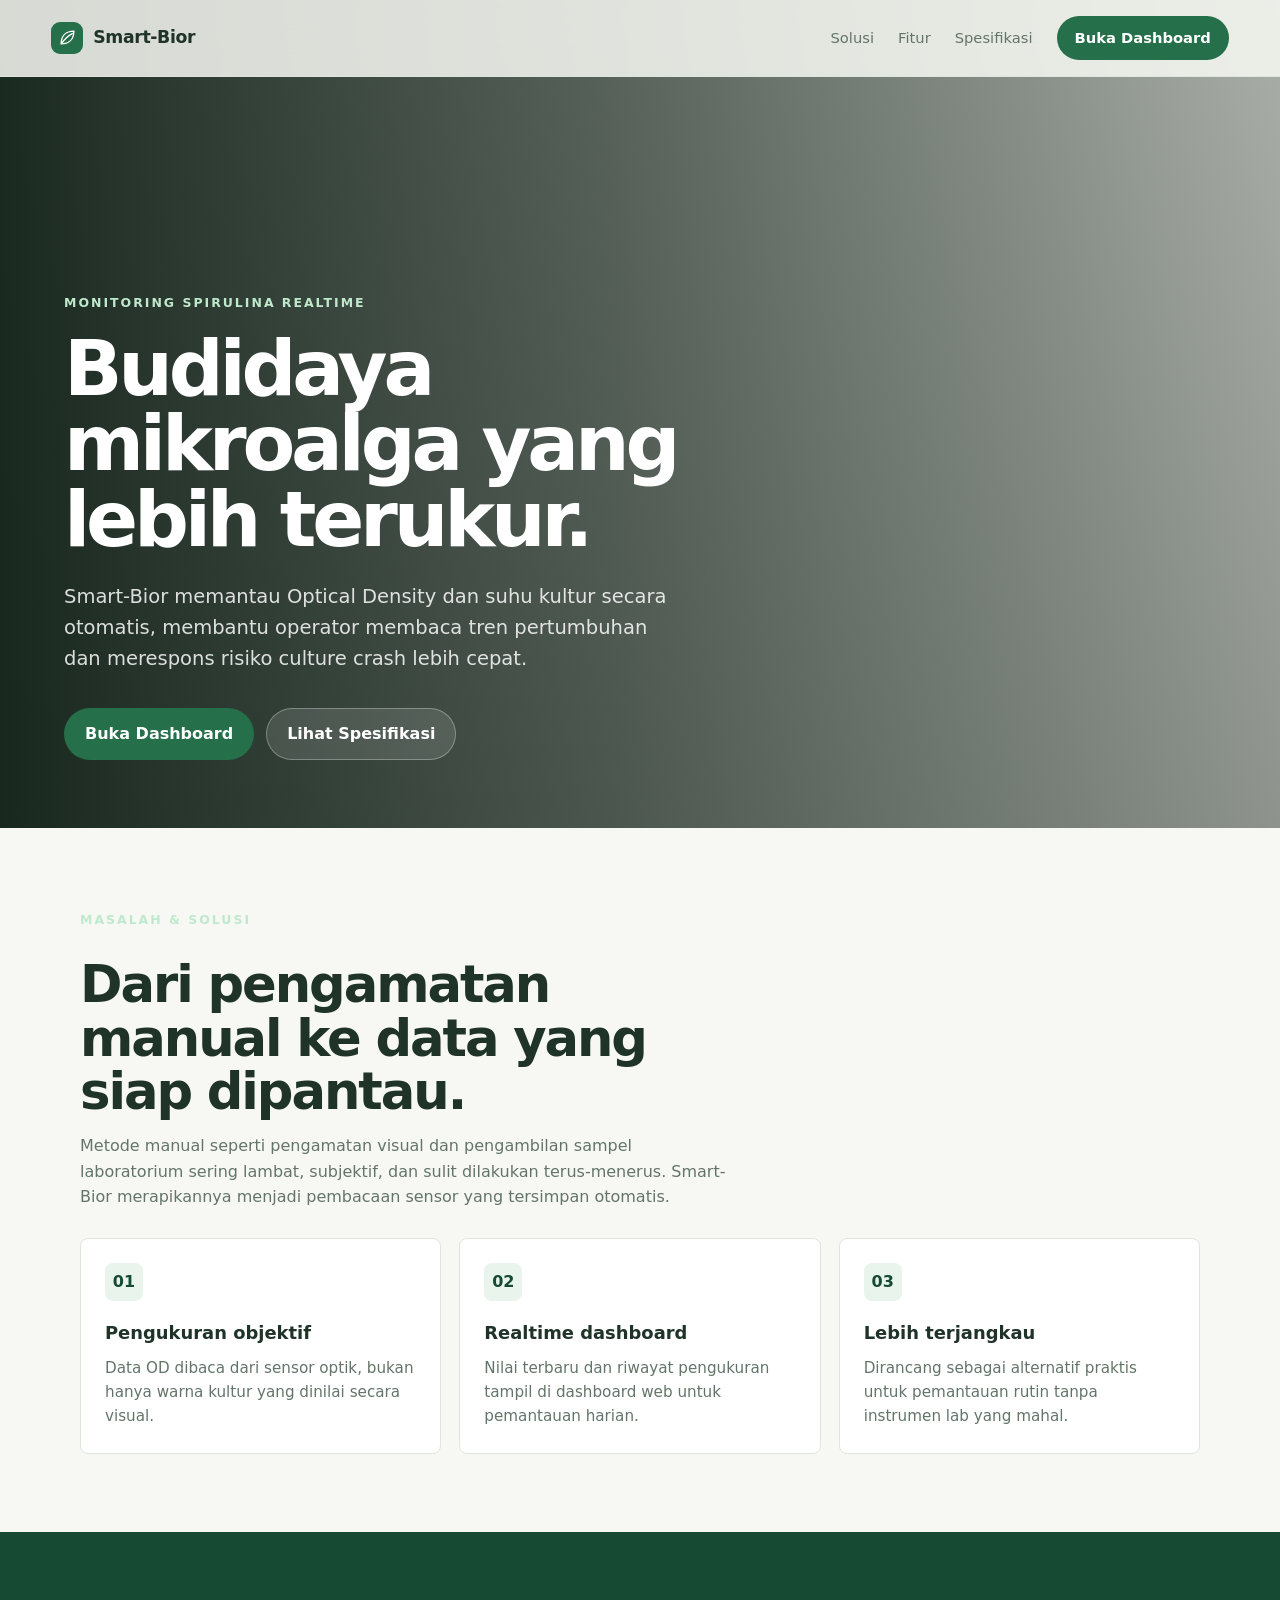
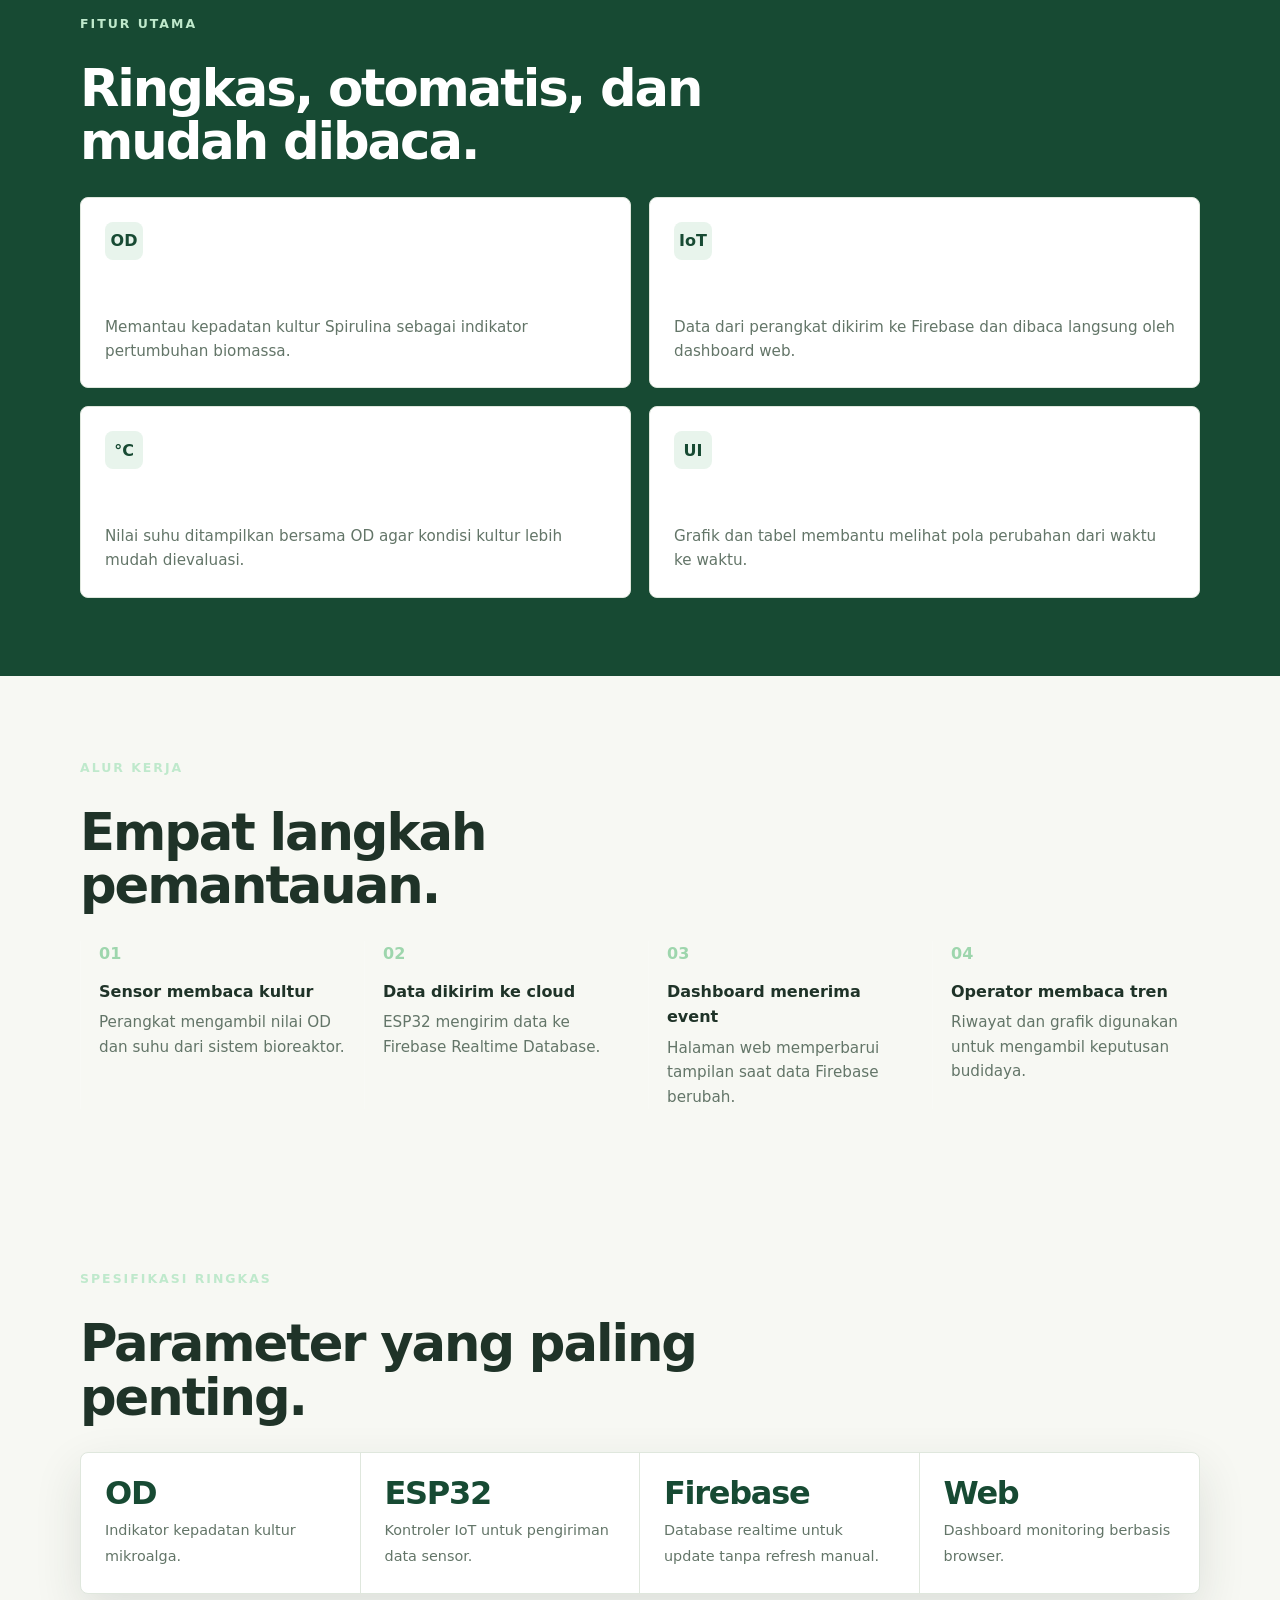
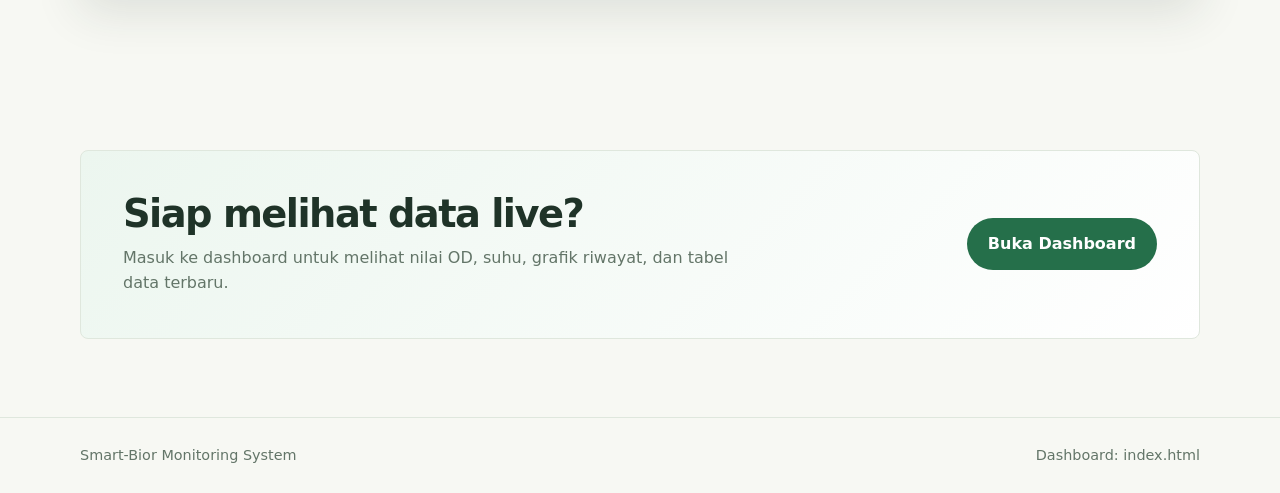
<file: home.html>
<!DOCTYPE html>
<html lang="id">
<head>
    <meta charset="UTF-8">
    <meta name="viewport" content="width=device-width, initial-scale=1.0">
    <title>Smart-Bior - Monitoring Spirulina Otomatis</title>
    <style>
        :root {
            --bg: #f7f8f3;
            --surface: #ffffff;
            --ink: #1f3328;
            --muted: #637568;
            --line: #dfe7dd;
            --green: #256f4a;
            --green-dark: #174a33;
            --mint: #e8f4ec;
            --gold: #b18a3d;
            --shadow: 0 18px 48px rgba(31, 51, 40, 0.12);
        }

        * {
            box-sizing: border-box;
            margin: 0;
            padding: 0;
        }

        html {
            scroll-behavior: smooth;
        }

        body {
            background: var(--bg);
            color: var(--ink);
            font-family: Inter, ui-sans-serif, system-ui, -apple-system, BlinkMacSystemFont, "Segoe UI", sans-serif;
            line-height: 1.6;
        }

        a {
            color: inherit;
            text-decoration: none;
        }

        .nav {
            align-items: center;
            background: rgba(247, 248, 243, 0.86);
            border-bottom: 1px solid rgba(223, 231, 221, 0.82);
            backdrop-filter: blur(14px);
            display: flex;
            gap: 24px;
            justify-content: space-between;
            left: 0;
            padding: 16px clamp(18px, 4vw, 56px);
            position: fixed;
            right: 0;
            top: 0;
            z-index: 20;
        }

        .brand {
            align-items: center;
            display: flex;
            font-size: 1.08rem;
            font-weight: 800;
            gap: 10px;
            letter-spacing: -0.02em;
        }

        .brand-mark {
            background: var(--green);
            border-radius: 9px;
            display: grid;
            height: 32px;
            place-items: center;
            width: 32px;
        }

        .brand-mark svg {
            height: 19px;
            stroke: white;
            width: 19px;
        }

        .nav-links {
            align-items: center;
            display: flex;
            gap: 24px;
            font-size: 0.92rem;
            color: var(--muted);
        }

        .nav-links a:hover {
            color: var(--green-dark);
        }

        .nav-cta,
        .btn-primary {
            background: var(--green);
            border-radius: 999px;
            color: white;
            font-weight: 700;
            padding: 10px 18px;
        }

        .nav-cta:hover,
        .btn-primary:hover {
            background: var(--green-dark);
        }

        .hero {
            align-items: end;
            display: flex;
            min-height: 92vh;
            padding: 132px clamp(20px, 5vw, 70px) 68px;
            position: relative;
            overflow: hidden;
            color: white;
        }

        .hero::before {
            content: "";
            position: absolute;
            inset: 0;
            background:
                url("https://www.togethair.it/wp-content/uploads/2024/07/Microalga-Spirulina.jpg") center 35% / cover no-repeat;
            transform: scale(1.03);
            filter: saturate(1.18) contrast(1.08) brightness(0.98);
        }

        .hero::after {
            content: "";
            position: absolute;
            inset: 0;
            background:
                linear-gradient(90deg, rgba(12, 28, 19, 0.92) 0%, rgba(12, 28, 19, 0.6) 48%, rgba(12, 28, 19, 0.18) 100%),
                linear-gradient(180deg, rgba(8, 16, 12, 0.18) 0%, rgba(8, 16, 12, 0.32) 100%);
        }

        .hero > * {
            position: relative;
            z-index: 1;
        }

        .hero-content {
            max-width: 720px;
        }

        .eyebrow {
            color: #bfe9cc;
            display: inline-flex;
            font-size: 0.78rem;
            font-weight: 800;
            letter-spacing: 0.16em;
            margin-bottom: 18px;
            text-transform: uppercase;
        }

        h1 {
            font-size: clamp(2.65rem, 6vw, 5.6rem);
            letter-spacing: -0.055em;
            line-height: 0.98;
            max-width: 760px;
        }

        .lead {
            color: rgba(255, 255, 255, 0.84);
            font-size: clamp(1.02rem, 2vw, 1.22rem);
            margin-top: 24px;
            max-width: 610px;
        }

        .hero-actions {
            display: flex;
            flex-wrap: wrap;
            gap: 12px;
            margin-top: 34px;
        }

        .btn {
            align-items: center;
            border: 1px solid transparent;
            border-radius: 999px;
            display: inline-flex;
            font-weight: 800;
            justify-content: center;
            min-height: 46px;
            padding: 12px 20px;
        }

        .btn-secondary {
            background: rgba(255, 255, 255, 0.12);
            border-color: rgba(255, 255, 255, 0.3);
            color: white;
        }

        .btn-secondary:hover {
            background: rgba(255, 255, 255, 0.18);
        }

        main {
            overflow: hidden;
        }

        .section {
            padding: 78px clamp(20px, 5vw, 70px);
        }

        .section-inner {
            margin: 0 auto;
            max-width: 1120px;
        }

        .section-heading {
            margin-bottom: 28px;
            max-width: 650px;
        }

        .section-heading h2 {
            font-size: clamp(2rem, 4vw, 3.2rem);
            letter-spacing: -0.04em;
            line-height: 1.05;
            margin-top: 10px;
        }

        .section-heading p {
            color: var(--muted);
            font-size: 1rem;
            margin-top: 14px;
        }

        .grid {
            display: grid;
            gap: 18px;
        }

        .grid-3 {
            grid-template-columns: repeat(3, minmax(0, 1fr));
        }

        .grid-2 {
            grid-template-columns: repeat(2, minmax(0, 1fr));
        }

        .card {
            background: var(--surface);
            border: 1px solid var(--line);
            border-radius: 8px;
            padding: 24px;
        }

        .card-icon {
            align-items: center;
            background: var(--mint);
            border-radius: 8px;
            color: var(--green-dark);
            display: inline-flex;
            font-weight: 900;
            height: 38px;
            justify-content: center;
            margin-bottom: 18px;
            width: 38px;
        }

        .card h3 {
            font-size: 1.12rem;
            margin-bottom: 8px;
        }

        .card p,
        .step p {
            color: var(--muted);
            font-size: 0.95rem;
        }

        .band {
            background: var(--green-dark);
            color: white;
        }

        .band .section-heading p,
        .band .step p {
            color: rgba(255, 255, 255, 0.72);
        }

        .steps {
            counter-reset: step;
            display: grid;
            gap: 16px;
            grid-template-columns: repeat(4, minmax(0, 1fr));
        }

        .step {
            border-left: 1px solid rgba(255, 255, 255, 0.22);
            padding-left: 18px;
        }

        .step::before {
            color: #9ed6ad;
            content: "0" counter(step);
            counter-increment: step;
            display: block;
            font-weight: 900;
            margin-bottom: 12px;
        }

        .step h3 {
            font-size: 1rem;
            margin-bottom: 6px;
        }

        .specs {
            background: white;
            border: 1px solid var(--line);
            border-radius: 8px;
            box-shadow: var(--shadow);
            display: grid;
            grid-template-columns: repeat(4, minmax(0, 1fr));
            overflow: hidden;
        }

        .spec {
            border-right: 1px solid var(--line);
            padding: 24px;
        }

        .spec:last-child {
            border-right: 0;
        }

        .spec strong {
            color: var(--green-dark);
            display: block;
            font-size: clamp(1.35rem, 3vw, 2rem);
            letter-spacing: -0.04em;
            line-height: 1;
            margin-bottom: 8px;
        }

        .spec span {
            color: var(--muted);
            font-size: 0.9rem;
        }

        .cta {
            align-items: center;
            background: linear-gradient(135deg, #ecf6ef, #ffffff);
            border: 1px solid var(--line);
            border-radius: 8px;
            display: grid;
            gap: 24px;
            grid-template-columns: 1fr auto;
            padding: clamp(26px, 5vw, 42px);
        }

        .cta h2 {
            font-size: clamp(1.7rem, 3vw, 2.5rem);
            letter-spacing: -0.04em;
            line-height: 1.1;
        }

        .cta p {
            color: var(--muted);
            margin-top: 10px;
            max-width: 620px;
        }

        .cta .btn {
            justify-self: end;
            min-width: 158px;
            width: fit-content;
            white-space: nowrap;
        }

        footer {
            border-top: 1px solid var(--line);
            color: var(--muted);
            font-size: 0.9rem;
            padding: 26px clamp(20px, 5vw, 70px);
        }

        footer .section-inner {
            align-items: center;
            display: flex;
            gap: 18px;
            justify-content: space-between;
        }

        @media (max-width: 860px) {
            .nav-links a:not(.nav-cta) {
                display: none;
            }

            .hero {
                min-height: 86vh;
            }

            .hero::before {
                background-position: center top;
            }

            .grid-3,
            .grid-2,
            .steps,
            .specs,
            .cta {
                grid-template-columns: 1fr;
            }

            .cta .btn {
                justify-self: start;
                width: auto;
            }

            .spec {
                border-bottom: 1px solid var(--line);
                border-right: 0;
            }

            .spec:last-child {
                border-bottom: 0;
            }

            footer .section-inner {
                align-items: flex-start;
                flex-direction: column;
            }
        }
    </style>
</head>
<body>
    <nav class="nav" aria-label="Navigasi utama">
        <a class="brand" href="#top">
            <span class="brand-mark" aria-hidden="true">
                <svg viewBox="0 0 24 24" fill="none">
                    <path d="M20 4C10 4 4 10 4 20c10 0 16-6 16-16Z" stroke-width="1.7"/>
                    <path d="M5 19C9 13 14 9 18 7" stroke-width="1.7" stroke-linecap="round"/>
                </svg>
            </span>
            Smart-Bior
        </a>
        <div class="nav-links">
            <a href="#solusi">Solusi</a>
            <a href="#fitur">Fitur</a>
            <a href="#spesifikasi">Spesifikasi</a>
            <a href="index.html" class="nav-cta">Buka Dashboard</a>
        </div>
    </nav>

    <header class="hero" id="top">
        <div class="hero-content">
            <span class="eyebrow">Monitoring Spirulina Realtime</span>
            <h1>Budidaya mikroalga yang lebih terukur.</h1>
            <p class="lead">Smart-Bior memantau Optical Density dan suhu kultur secara otomatis, membantu operator membaca tren pertumbuhan dan merespons risiko culture crash lebih cepat.</p>
            <div class="hero-actions">
                <a class="btn btn-primary" href="index.html">Buka Dashboard</a>
                <a class="btn btn-secondary" href="#spesifikasi">Lihat Spesifikasi</a>
            </div>
        </div>
    </header>

    <main>
        <section class="section" id="solusi">
            <div class="section-inner">
                <div class="section-heading">
                    <span class="eyebrow">Masalah & Solusi</span>
                    <h2>Dari pengamatan manual ke data yang siap dipantau.</h2>
                    <p>Metode manual seperti pengamatan visual dan pengambilan sampel laboratorium sering lambat, subjektif, dan sulit dilakukan terus-menerus. Smart-Bior merapikannya menjadi pembacaan sensor yang tersimpan otomatis.</p>
                </div>
                <div class="grid grid-3">
                    <article class="card">
                        <span class="card-icon">01</span>
                        <h3>Pengukuran objektif</h3>
                        <p>Data OD dibaca dari sensor optik, bukan hanya warna kultur yang dinilai secara visual.</p>
                    </article>
                    <article class="card">
                        <span class="card-icon">02</span>
                        <h3>Realtime dashboard</h3>
                        <p>Nilai terbaru dan riwayat pengukuran tampil di dashboard web untuk pemantauan harian.</p>
                    </article>
                    <article class="card">
                        <span class="card-icon">03</span>
                        <h3>Lebih terjangkau</h3>
                        <p>Dirancang sebagai alternatif praktis untuk pemantauan rutin tanpa instrumen lab yang mahal.</p>
                    </article>
                </div>
            </div>
        </section>

        <section class="section band" id="fitur">
            <div class="section-inner">
                <div class="section-heading">
                    <span class="eyebrow">Fitur Utama</span>
                    <h2>Ringkas, otomatis, dan mudah dibaca.</h2>
                </div>
                <div class="grid grid-2">
                    <article class="card">
                        <span class="card-icon">OD</span>
                        <h3>Optical Density</h3>
                        <p>Memantau kepadatan kultur Spirulina sebagai indikator pertumbuhan biomassa.</p>
                    </article>
                    <article class="card">
                        <span class="card-icon">IoT</span>
                        <h3>Firebase Realtime</h3>
                        <p>Data dari perangkat dikirim ke Firebase dan dibaca langsung oleh dashboard web.</p>
                    </article>
                    <article class="card">
                        <span class="card-icon">°C</span>
                        <h3>Suhu Kultur</h3>
                        <p>Nilai suhu ditampilkan bersama OD agar kondisi kultur lebih mudah dievaluasi.</p>
                    </article>
                    <article class="card">
                        <span class="card-icon">UI</span>
                        <h3>Riwayat Data</h3>
                        <p>Grafik dan tabel membantu melihat pola perubahan dari waktu ke waktu.</p>
                    </article>
                </div>
            </div>
        </section>

        <section class="section">
            <div class="section-inner">
                <div class="section-heading">
                    <span class="eyebrow">Alur Kerja</span>
                    <h2>Empat langkah pemantauan.</h2>
                </div>
                <div class="steps">
                    <div class="step">
                        <h3>Sensor membaca kultur</h3>
                        <p>Perangkat mengambil nilai OD dan suhu dari sistem bioreaktor.</p>
                    </div>
                    <div class="step">
                        <h3>Data dikirim ke cloud</h3>
                        <p>ESP32 mengirim data ke Firebase Realtime Database.</p>
                    </div>
                    <div class="step">
                        <h3>Dashboard menerima event</h3>
                        <p>Halaman web memperbarui tampilan saat data Firebase berubah.</p>
                    </div>
                    <div class="step">
                        <h3>Operator membaca tren</h3>
                        <p>Riwayat dan grafik digunakan untuk mengambil keputusan budidaya.</p>
                    </div>
                </div>
            </div>
        </section>

        <section class="section" id="spesifikasi">
            <div class="section-inner">
                <div class="section-heading">
                    <span class="eyebrow">Spesifikasi Ringkas</span>
                    <h2>Parameter yang paling penting.</h2>
                </div>
                <div class="specs">
                    <div class="spec">
                        <strong>OD</strong>
                        <span>Indikator kepadatan kultur mikroalga.</span>
                    </div>
                    <div class="spec">
                        <strong>ESP32</strong>
                        <span>Kontroler IoT untuk pengiriman data sensor.</span>
                    </div>
                    <div class="spec">
                        <strong>Firebase</strong>
                        <span>Database realtime untuk update tanpa refresh manual.</span>
                    </div>
                    <div class="spec">
                        <strong>Web</strong>
                        <span>Dashboard monitoring berbasis browser.</span>
                    </div>
                </div>
            </div>
        </section>

        <section class="section">
            <div class="section-inner">
                <div class="cta">
                    <div>
                        <h2>Siap melihat data live?</h2>
                        <p>Masuk ke dashboard untuk melihat nilai OD, suhu, grafik riwayat, dan tabel data terbaru.</p>
                    </div>
                    <a class="btn btn-primary" href="index.html">Buka Dashboard</a>
                </div>
            </div>
        </section>
    </main>

    <footer>
        <div class="section-inner">
            <span>Smart-Bior Monitoring System</span>
            <span>Dashboard: <a href="index.html">index.html</a></span>
        </div>
    </footer>
</body>
</html>
</file>
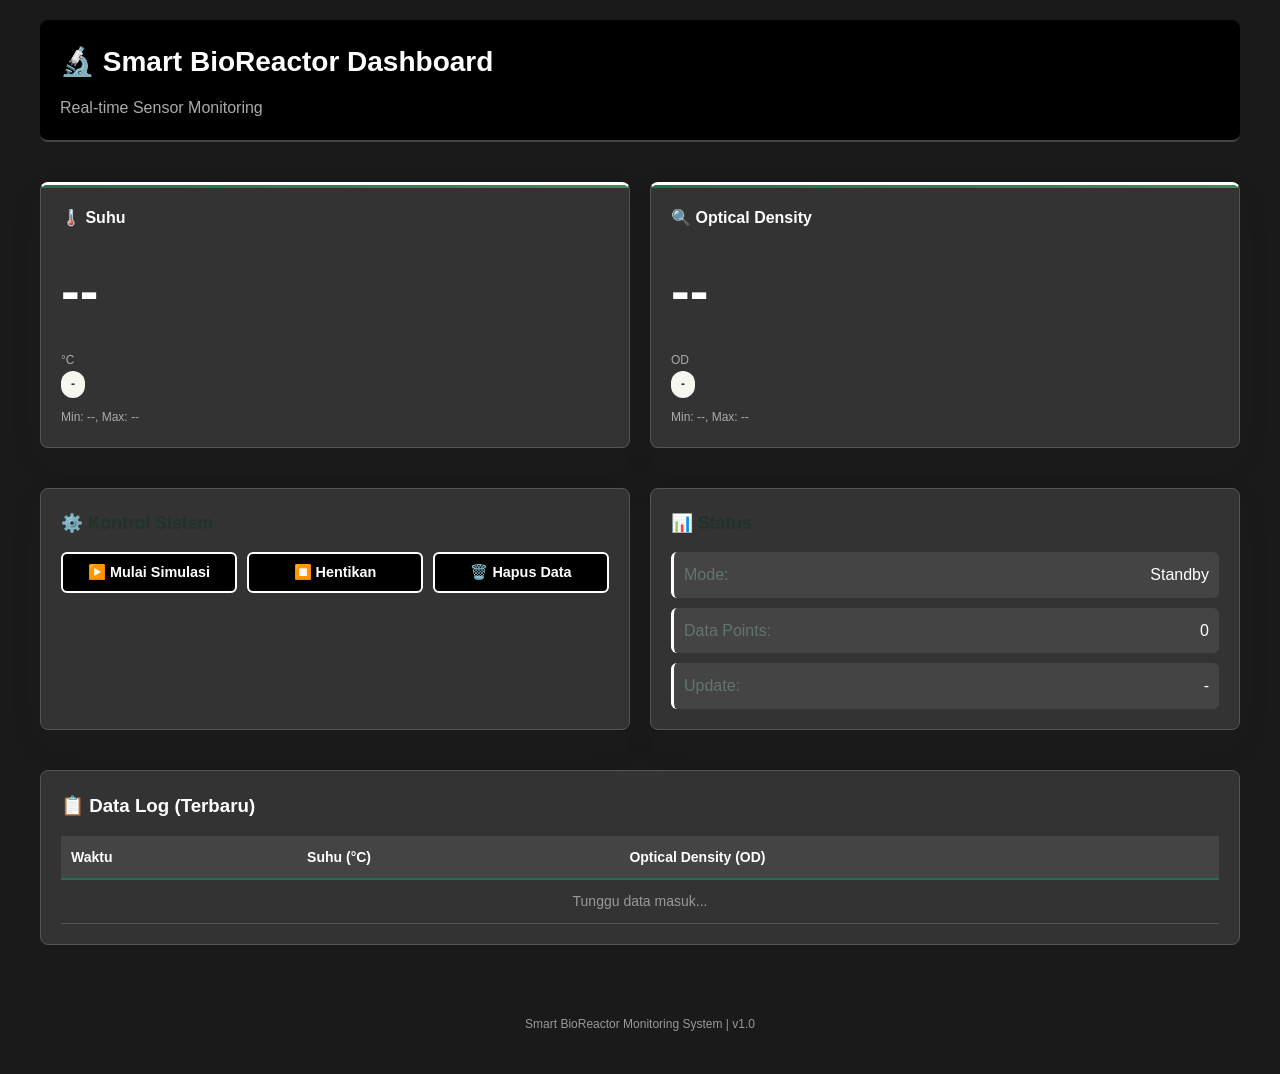
<file: index-simple.html>
<!DOCTYPE html>
<html lang="id">
<head>
    <meta charset="UTF-8">
    <meta name="viewport" content="width=device-width, initial-scale=1.0">
    <title>Smart BioReactor Dashboard</title>
    <link rel="stylesheet" href="css/styles.css">
    <style>
        * { margin: 0; padding: 0; box-sizing: border-box; }
        body {
            font-family: Arial, sans-serif;
            background: #1a1a1a;
            color: #ffffff;
            padding: 20px;
        }
        .container { max-width: 1200px; margin: 0 auto; }
        header { background: #000; padding: 20px; margin-bottom: 20px; border-bottom: 2px solid #444; border-radius: 8px; }
        header h1 { margin: 0; font-size: 28px; }
        .sensor-grid { display: grid; grid-template-columns: repeat(auto-fit, minmax(250px, 1fr)); gap: 20px; margin: 20px 0; }
        .sensor-card { background: #333; padding: 20px; border-radius: 8px; border: 1px solid #555; border-top: 3px solid #fff; }
        .sensor-card h3 { margin: 0 0 15px 0; font-size: 16px; }
        .sensor-value { font-size: 56px; font-weight: bold; color: #fff; margin: 15px 0; }
        .sensor-unit { font-size: 12px; color: #aaa; }
        .control-section { display: grid; grid-template-columns: 1fr 1fr; gap: 20px; margin: 20px 0; }
        .control-panel, .status-panel { background: #333; padding: 20px; border-radius: 8px; border: 1px solid #555; }
        .control-panel h3, .status-panel h3 { margin: 0 0 15px 0; }
        .button-group { display: flex; gap: 10px; flex-wrap: wrap; }
        .btn { 
            padding: 10px 15px; 
            border: 2px solid #fff; 
            background: #000; 
            color: #fff; 
            border-radius: 6px; 
            cursor: pointer; 
            font-weight: bold;
            flex: 1;
            min-width: 150px;
        }
        .btn:hover { background: #333; }
        .btn:active { transform: scale(0.98); }
        .status-list { display: flex; flex-direction: column; gap: 10px; }
        .status-item { 
            display: flex; 
            justify-content: space-between; 
            padding: 10px; 
            background: #444; 
            border-radius: 6px;
            border-left: 3px solid #fff;
        }
        .data-log { background: #333; padding: 20px; border-radius: 8px; border: 1px solid #555; margin: 20px 0; }
        .data-log h3 { margin: 0 0 15px 0; }
        .data-table { width: 100%; border-collapse: collapse; font-size: 14px; }
        .data-table thead { background: #444; }
        .data-table th { padding: 10px; text-align: left; color: #fff; }
        .data-table td { padding: 10px; border-bottom: 1px solid #555; }
        .data-table tbody tr:hover { background: #3a3a3a; }
        footer { text-align: center; padding: 20px; color: #999; font-size: 12px; margin-top: 30px; }
        .status-badge { 
            display: inline-block;
            padding: 4px 10px; 
            border-radius: 12px; 
            font-size: 12px;
            font-weight: bold;
        }
        .status-badge.good { background: #4CAF50; color: #fff; }
        .status-badge.warning { background: #FF9800; color: #fff; }
        .status-badge.danger { background: #f44336; color: #fff; }
        @media (max-width: 768px) {
            .control-section { grid-template-columns: 1fr; }
            .button-group { flex-direction: column; }
            .btn { min-width: auto; }
        }
    </style>
</head>
<body>
    <div class="container">
        <!-- Header -->
        <header>
            <h1>🔬 Smart BioReactor Dashboard</h1>
            <p style="margin: 10px 0 0 0; color: #aaa;">Real-time Sensor Monitoring</p>
        </header>

        <!-- Sensor Cards -->
        <div class="sensor-grid">
            <div class="sensor-card">
                <h3>🌡️ Suhu</h3>
                <div class="sensor-value" id="tempValue">--</div>
                <div class="sensor-unit">°C</div>
                <span class="status-badge" id="tempStatus">-</span>
                <div style="margin-top: 10px; font-size: 12px; color: #aaa;" id="tempRange">Min: --, Max: --</div>
            </div>

            <div class="sensor-card">
                <h3>🔍 Optical Density</h3>
                <div class="sensor-value" id="turbidityValue">--</div>
                <div class="sensor-unit">OD</div>
                <span class="status-badge" id="turbidityStatus">-</span>
                <div style="margin-top: 10px; font-size: 12px; color: #aaa;" id="turbidityRange">Min: --, Max: --</div>
            </div>
        </div>

        <!-- Control Section -->
        <div class="control-section">
            <div class="control-panel">
                <h3>⚙️ Kontrol Sistem</h3>
                <div class="button-group">
                    <button class="btn" id="startSimulationBtn">▶️ Mulai Simulasi</button>
                    <button class="btn" id="stopSimulationBtn">⏹️ Hentikan</button>
                    <button class="btn" id="clearDataBtn">🗑️ Hapus Data</button>
                </div>
            </div>

            <div class="status-panel">
                <h3>📊 Status</h3>
                <div class="status-list">
                    <div class="status-item">
                        <span>Mode:</span>
                        <span id="modeStatus">Standby</span>
                    </div>
                    <div class="status-item">
                        <span>Data Points:</span>
                        <span id="dataPointsCount">0</span>
                    </div>
                    <div class="status-item">
                        <span>Update:</span>
                        <span id="lastUpdate">-</span>
                    </div>
                </div>
            </div>
        </div>

        <!-- Data Log -->
        <div class="data-log">
            <h3>📋 Data Log (Terbaru)</h3>
            <div style="overflow-x: auto;">
                <table class="data-table">
                    <thead>
                        <tr>
                            <th>Waktu</th>
                            <th>Suhu (°C)</th>
                            <th>Optical Density (OD)</th>
                        </tr>
                    </thead>
                    <tbody id="dataTableBody">
                        <tr>
                            <td colspan="3" style="text-align: center; color: #999;">Tunggu data masuk...</td>
                        </tr>
                    </tbody>
                </table>
            </div>
        </div>

        <!-- Footer -->
        <footer>
            <p>Smart BioReactor Monitoring System | v1.0</p>
        </footer>
    </div>

    <!-- Script -->
    <script src="js/script-simple.js"></script>
</body>
</html>
</file>
<file: css/styles.css>
/* ==================== GLOBAL STYLES ==================== */
* {
    margin: 0;
    padding: 0;
    box-sizing: border-box;
}

:root {
    --primary-color: #256f4a;
    --secondary-color: #3c8a5d;
    --success-color: #256f4a;
    --warning-color: #b18a3d;
    --danger-color: #b24a3b;
    --dark-bg: #f7f8f3;
    --light-bg: #ffffff;
    --card-bg: #ffffff;
    --text-primary: #1f3328;
    --text-secondary: #637568;
    --border-color: #dfe7dd;
    --mint: #e8f4ec;
    --mint-strong: #cfe8d7;
    --green-dark: #174a33;
    --shadow: 0 14px 34px rgba(31, 51, 40, 0.08);
    --transition: all 0.3s ease;
}

html {
    font-size: 16px;
}

body {
    font-family: 'Segoe UI', Tahoma, Geneva, Verdana, sans-serif;
    background:
        radial-gradient(circle at 92% 0%, rgba(37, 111, 74, 0.08), transparent 32rem),
        linear-gradient(180deg, #fbfcf8 0%, var(--dark-bg) 42%);
    color: var(--text-primary);
    line-height: 1.6;
    min-height: 100vh;
    position: relative;
}

/* ==================== CONTAINER ==================== */
.container {
    width: 100%;
    max-width: 1400px;
    margin: 0 auto;
    padding: 0;
    min-height: 100vh;
    display: flex;
    flex-direction: column;
}

/* ==================== HEADER ==================== */
.header {
    background: rgba(247, 248, 243, 0.9);
    padding: 1.5rem 2rem;
    box-shadow: 0 1px 0 rgba(31, 51, 40, 0.04);
    position: sticky;
    top: 0;
    z-index: 1000;
    border-bottom: 1px solid rgba(223, 231, 221, 0.9);
    backdrop-filter: blur(14px);
}

.header-content {
    max-width: 1400px;
    margin: 0 auto;
    display: flex;
    justify-content: space-between;
    align-items: center;
    flex-wrap: wrap;
    gap: 1rem;
}

.header h1 {
    font-size: 1.75rem;
    font-weight: 700;
    color: var(--text-primary);
    text-shadow: none;
}

.header-actions {
    display: flex;
    align-items: center;
    gap: 0.75rem;
    flex-wrap: wrap;
    justify-content: flex-end;
}

.home-link {
    display: inline-flex;
    align-items: center;
    justify-content: center;
    min-height: 42px;
    padding: 0.65rem 1rem;
    border-radius: 50px;
    background: #ffffff;
    border: 1px solid var(--mint-strong);
    color: var(--primary-color);
    font-size: 0.9rem;
    font-weight: 700;
    text-decoration: none;
    transition: var(--transition);
    white-space: nowrap;
}

.home-link:hover {
    background: var(--mint);
    border-color: var(--primary-color);
    color: var(--green-dark);
}

.connection-status {
    display: flex;
    align-items: center;
    gap: 0.75rem;
    background: var(--mint);
    padding: 0.75rem 1.5rem;
    border-radius: 50px;
    font-weight: 600;
    border: 1px solid var(--mint-strong);
    color: var(--text-primary);
}

.status-indicator {
    width: 12px;
    height: 12px;
    border-radius: 50%;
    background-color: var(--danger-color);
    animation: pulse 2s infinite;
}

.status-indicator.connected {
    background-color: var(--primary-color);
    animation: pulse-success 2s infinite;
}

@keyframes pulse {
    0%, 100% {
        opacity: 1;
    }
    50% {
        opacity: 0.5;
    }
}

@keyframes pulse-success {
    0%, 100% {
        opacity: 1;
        box-shadow: 0 0 0 0 rgba(37, 111, 74, 0.55);
    }
    50% {
        opacity: 0.8;
        box-shadow: 0 0 0 10px rgba(37, 111, 74, 0);
    }
}

#statusText {
    font-size: 0.9rem;
    color: var(--text-primary);
}

.last-update {
    font-size: 0.75rem;
    color: var(--text-secondary);
    margin-left: 0.5rem;
}

/* ==================== MAIN DASHBOARD ==================== */
.dashboard {
    flex: 1;
    padding: 2.5rem;
    display: flex;
    flex-direction: column;
    gap: 2.5rem;
}

/* ==================== SENSOR GRID ==================== */
.sensor-grid {
    display: grid;
    grid-template-columns: repeat(auto-fit, minmax(280px, 1fr));
    gap: 1.5rem;
    width: 100%;
}

/* ==================== SENSOR CARD ==================== */
.sensor-card {
    background: var(--card-bg);
    border: 1px solid var(--border-color);
    border-radius: 8px;
    padding: 1.75rem;
    box-shadow: var(--shadow);
    transition: var(--transition);
    position: relative;
    overflow: hidden;
}

.sensor-card:hover {
    transform: translateY(-2px);
    box-shadow: 0 18px 42px rgba(31, 51, 40, 0.12);
    border-color: var(--mint-strong);
}

.sensor-card::before {
    content: '';
    position: absolute;
    top: 0;
    left: 0;
    right: 0;
    height: 3px;
    background: linear-gradient(90deg, var(--primary-color), var(--secondary-color));
}

.sensor-header {
    display: flex;
    justify-content: space-between;
    align-items: center;
    margin-bottom: 1.25rem;
}

.sensor-header h3 {
    font-size: 1rem;
    font-weight: 600;
    color: var(--text-primary);
}

.unit {
    font-size: 0.85rem;
    color: var(--text-secondary);
    background: var(--mint);
    padding: 0.25rem 0.75rem;
    border-radius: 20px;
    border: 1px solid var(--mint-strong);
}

.sensor-value {
    font-size: 4rem;
    font-weight: 700;
    color: var(--primary-color);
    margin: 1rem 0;
    animation: slideIn 0.5s ease-out;
}

@keyframes slideIn {
    from {
        opacity: 0;
        transform: translateY(10px);
    }
    to {
        opacity: 1;
        transform: translateY(0);
    }
}

.sensor-status {
    display: flex;
    justify-content: space-between;
    align-items: center;
    margin-bottom: 1rem;
    padding: 0.75rem 0;
    border-top: 1px solid var(--border-color);
    border-bottom: 1px solid var(--border-color);
}

.status-badge {
    padding: 0.25rem 0.75rem;
    border-radius: 20px;
    font-size: 0.75rem;
    font-weight: 600;
    text-transform: uppercase;
    background: #f5f7f1;
    color: var(--text-primary);
}

.status-badge.good {
    background: var(--mint);
    color: var(--green-dark);
}

.status-badge.warning {
    background: #f7eed8;
    color: #805f24;
}

.status-badge.danger {
    background: #f7e6e2;
    color: #8f3127;
}

.range-text {
    font-size: 0.75rem;
    color: var(--text-secondary);
}

.chart-grid {
    display: grid;
    grid-template-columns: repeat(2, minmax(0, 1fr));
    gap: 1.5rem;
}

.chart-card {
    background: var(--card-bg);
    border: 1px solid var(--border-color);
    border-radius: 8px;
    padding: 1.5rem;
    box-shadow: var(--shadow);
}

.chart-header {
    display: flex;
    justify-content: space-between;
    align-items: center;
    margin-bottom: 1rem;
}

.chart-tools {
    display: flex;
    align-items: center;
    gap: 0.5rem;
}

.chart-header h3 {
    font-size: 1rem;
    font-weight: 600;
}

.sparkline {
    width: 100%;
    height: 180px;
    background:
        linear-gradient(to right, transparent 49.5%, rgba(223, 231, 221, 0.8) 50%, transparent 50.5%),
        linear-gradient(to bottom, transparent 49.5%, rgba(223, 231, 221, 0.8) 50%, transparent 50.5%),
        #fbfcf8;
    background-size: 25% 100%, 100% 50%, auto;
    border: 1px solid var(--border-color);
    border-radius: 8px;
    position: relative;
    overflow: hidden;
    cursor: crosshair;
    touch-action: none;
}

.sparkline.is-dragging {
    box-shadow: inset 0 0 0 2px rgba(37, 111, 74, 0.18);
}

.chart-selection {
    position: absolute;
    top: 0;
    bottom: 0;
    background: rgba(37, 111, 74, 0.12);
    border-left: 1px solid rgba(37, 111, 74, 0.55);
    border-right: 1px solid rgba(37, 111, 74, 0.55);
    pointer-events: none;
    z-index: 2;
}

.chart-empty {
    position: absolute;
    inset: 0;
    display: grid;
    place-items: center;
    color: var(--text-secondary);
    font-size: 0.85rem;
}

.chart-legend {
    display: flex;
    align-items: center;
    gap: 0.5rem;
    margin-top: 0.75rem;
    color: var(--text-secondary);
    font-size: 0.8rem;
}

.legend-line {
    width: 24px;
    height: 3px;
    background: var(--primary-color);
    border-radius: 999px;
}

.chart-tool-btn {
    width: 30px;
    height: 30px;
    border-radius: 8px;
    border: 1px solid var(--border-color);
    background: #fff;
    color: var(--primary-color);
    display: grid;
    place-items: center;
    cursor: pointer;
    font-size: 0.95rem;
    font-weight: 700;
}

.chart-tool-btn:hover {
    background: var(--mint);
    border-color: var(--mint-strong);
}

.chart-label {
    position: absolute;
    z-index: 1;
    color: var(--text-secondary);
    font-size: 0.7rem;
    line-height: 1;
    pointer-events: none;
}

.chart-label-y-max {
    top: 8px;
    left: 8px;
}

.chart-label-y-min {
    bottom: 28px;
    left: 8px;
}

.chart-label-x-start {
    bottom: 2px;
    left: 10px;
}

.chart-label-x-end {
    right: 10px;
    bottom: 2px;
}

.chart-tooltip {
    position: fixed;
    z-index: 5000;
    min-width: 150px;
    max-width: 220px;
    padding: 0.55rem 0.65rem;
    border-radius: 8px;
    background: rgba(255, 255, 255, 0.96);
    border: 1px solid var(--border-color);
    box-shadow: 0 10px 24px rgba(31, 51, 40, 0.12);
    color: var(--text-primary);
    font-size: 0.75rem;
    line-height: 1.35;
    pointer-events: none;
    transform: translate(0, 0);
}

.chart-tooltip strong {
    display: block;
    margin-bottom: 0.2rem;
    font-size: 0.8rem;
}

/* ==================== CONTROL SECTION ==================== */
.control-section {
    display: grid;
    grid-template-columns: 1fr 1fr;
    gap: 1.5rem;
}

.control-panel,
.status-panel {
    background: var(--card-bg);
    border: 1px solid var(--border-color);
    border-radius: 8px;
    padding: 2rem;
    box-shadow: var(--shadow);
}

.control-panel h3,
.status-panel h3 {
    font-size: 1.1rem;
    margin-bottom: 1.5rem;
    color: var(--text-primary);
    font-weight: 600;
}

.calibration-status {
    display: none;
    align-items: center;
    gap: 0.45rem;
    width: fit-content;
    font-size: 0.75rem;
    padding: 0.35rem 0.8rem;
    border-radius: 999px;
    background: var(--mint);
    color: var(--primary-color);
    border: 1px solid var(--mint-strong);
    font-weight: 700;
    margin-top: 0.9rem;
}

.calibration-status.is-visible {
    display: inline-flex;
}

.calibration-status::before {
    content: '';
    width: 0.7rem;
    height: 0.7rem;
    border-radius: 50%;
    background: currentColor;
    opacity: 0.9;
    flex: 0 0 auto;
}

.calibration-status.is-loading::before {
    border: 2px solid currentColor;
    border-top-color: transparent;
    background: transparent;
    opacity: 1;
    animation: calibrationSpin 0.8s linear infinite;
}

.calibration-status[data-tone="success"] {
    background: #e6f4ea;
    color: #256f4a;
    border-color: #b8ddc6;
}

.calibration-status[data-tone="warning"] {
    background: #fff5df;
    color: #9a6a15;
    border-color: #eed8a2;
}

.calibration-status[data-tone="danger"] {
    background: #fde8e6;
    color: #b24a3b;
    border-color: #f2c1bb;
}

@keyframes calibrationSpin {
    from {
        transform: rotate(0deg);
    }
    to {
        transform: rotate(360deg);
    }
}

.button-group {
    display: flex;
    flex-wrap: wrap;
    gap: 0.75rem;
}

.btn {
    padding: 0.75rem 1.5rem;
    border: none;
    border-radius: 8px;
    font-weight: 600;
    cursor: pointer;
    transition: var(--transition);
    font-size: 0.9rem;
    flex: 1;
    min-width: 180px;
    position: relative;
    overflow: hidden;
}

.btn-primary {
    background: var(--primary-color);
    color: white;
    border: 2px solid var(--primary-color);
}

.btn-primary:hover {
    background: #1f5f40;
    transform: translateY(-2px);
    box-shadow: 0 10px 24px rgba(37, 111, 74, 0.28);
}

.btn-secondary {
    background: var(--mint);
    color: var(--primary-color);
    border: 1px solid var(--mint-strong);
}

.btn-secondary:hover {
    background: #cfe8d7;
    border-color: #9fcbaf;
    color: var(--green-dark);
    transform: translateY(-2px);
    box-shadow: 0 10px 20px rgba(31, 51, 40, 0.08);
}

.btn:active {
    transform: translateY(0);
}

/* ==================== STATUS LIST ==================== */
.status-list {
    display: flex;
    flex-direction: column;
    gap: 1rem;
}

.status-item {
    display: flex;
    justify-content: space-between;
    align-items: center;
    padding: 1rem;
    background: #fbfcf8;
    border-radius: 8px;
    border-left: 3px solid var(--primary-color);
}

.status-item span:first-child {
    color: var(--text-secondary);
    font-weight: 500;
}

.status-item .value {
    color: var(--primary-color);
    font-weight: 600;
    font-family: 'Courier New', monospace;
}

/* ==================== DATA LOG ==================== */
.data-log-section {
    background: var(--card-bg);
    border: 1px solid var(--border-color);
    border-radius: 8px;
    padding: 2rem;
    box-shadow: var(--shadow);
}

.data-log-section h3 {
    font-size: 1.1rem;
    margin-bottom: 1.5rem;
    color: var(--text-primary);
    font-weight: 600;
}

.data-table-container {
    overflow-x: auto;
    border-radius: 8px;
    border: 1px solid var(--border-color);
}

.table-pagination {
    display: flex;
    align-items: center;
    justify-content: space-between;
    gap: 0.75rem;
    margin-top: 1rem;
    flex-wrap: wrap;
}

.table-page-info {
    color: var(--text-secondary);
    font-size: 0.9rem;
    font-weight: 600;
}

.table-page-btn {
    flex: 0 0 auto;
    min-width: 140px;
}

.data-table {
    width: 100%;
    border-collapse: collapse;
    font-size: 0.9rem;
}

.data-table thead {
    background: var(--mint);
    border-bottom: 2px solid var(--primary-color);
}

.data-table th {
    padding: 1rem;
    text-align: left;
    font-weight: 600;
    color: var(--text-primary);
    white-space: nowrap;
}

.data-table tbody tr {
    border-bottom: 1px solid var(--border-color);
    transition: var(--transition);
}

.data-table tbody tr:hover {
    background: #fbfcf8;
}

.data-table td {
    padding: 1rem;
    color: var(--text-secondary);
}

.data-table tbody tr:first-child td {
    color: var(--text-primary);
    font-weight: 500;
}

.no-data {
    text-align: center;
    color: var(--text-secondary) !important;
    font-style: italic;
}

/* ==================== FOOTER ==================== */
.footer {
    background: var(--green-dark);
    border-top: 1px solid var(--border-color);
    padding: 1.5rem;
    text-align: center;
    color: rgba(255, 255, 255, 0.72);
    font-size: 0.85rem;
    margin-top: auto;
}

/* ==================== CONFIRM MODAL ==================== */
.modal-backdrop[hidden] {
    display: none !important;
}

.modal-backdrop {
    position: fixed;
    inset: 0;
    background: rgba(23, 74, 51, 0.28);
    backdrop-filter: blur(6px);
    display: flex;
    align-items: center;
    justify-content: center;
    padding: 1.5rem;
    z-index: 3000;
}

.confirm-modal {
    width: min(92vw, 420px);
    background: #ffffff;
    border: 1px solid var(--border-color);
    border-radius: 16px;
    box-shadow: 0 24px 60px rgba(31, 51, 40, 0.22);
    padding: 1.5rem;
    text-align: center;
}

.confirm-modal__icon {
    width: 3rem;
    height: 3rem;
    margin: 0 auto 0.9rem;
    display: grid;
    place-items: center;
    border-radius: 999px;
    background: var(--mint);
    color: var(--green-dark);
    font-size: 1.4rem;
}

.confirm-modal h4 {
    font-size: 1.1rem;
    color: var(--text-primary);
    margin-bottom: 0.5rem;
}

.confirm-modal p {
    color: var(--text-secondary);
    font-size: 0.95rem;
    margin-bottom: 1.25rem;
}

.confirm-modal__actions {
    display: flex;
    gap: 0.75rem;
}

.confirm-modal__actions .btn {
    min-width: 0;
    flex: 1;
}

.confirm-modal__confirm {
    white-space: nowrap;
}

.confirm-modal__cancel {
    white-space: nowrap;
}

/* ==================== RESPONSIVE ==================== */
@media (max-width: 768px) {
    .container {
        padding: 0;
    }

    .header-content {
        flex-direction: column;
        text-align: center;
    }

    .header-actions {
        justify-content: center;
    }

    .header h1 {
        font-size: 1.5rem;
    }

    .dashboard {
        padding: 1.5rem;
        gap: 1.5rem;
    }

    .sensor-grid {
        grid-template-columns: 1fr;
    }

    .chart-grid {
        grid-template-columns: 1fr;
    }

    .control-section {
        grid-template-columns: 1fr;
    }

    .button-group {
        flex-direction: column;
    }

    .confirm-modal__actions {
        flex-direction: column;
    }

    .btn {
        min-width: 100%;
        width: 100%;
    }

    .data-table {
        font-size: 0.8rem;
    }

    .data-table th,
    .data-table td {
        padding: 0.75rem 0.5rem;
    }

    .sensor-value {
        font-size: 3.25rem;
    }
}

@media (max-width: 480px) {
    .header h1 {
        font-size: 1.2rem;
    }

    .connection-status {
        flex-direction: column;
        padding: 0.5rem 1rem;
    }

    .home-link {
        min-height: 38px;
        padding: 0.55rem 0.9rem;
    }

    .sensor-header h3 {
        font-size: 0.9rem;
    }

    .sensor-value {
        font-size: 2.75rem;
    }

    .button-group {
        flex-direction: column;
    }
}

/* ==================== SCROLLBAR STYLING ==================== */
::-webkit-scrollbar {
    width: 10px;
}

::-webkit-scrollbar-track {
    background: #f7f8f3;
}

::-webkit-scrollbar-thumb {
    background: #bfd0c4;
    border-radius: 5px;
}

::-webkit-scrollbar-thumb:hover {
    background: #8fac9a;
}
</file>
